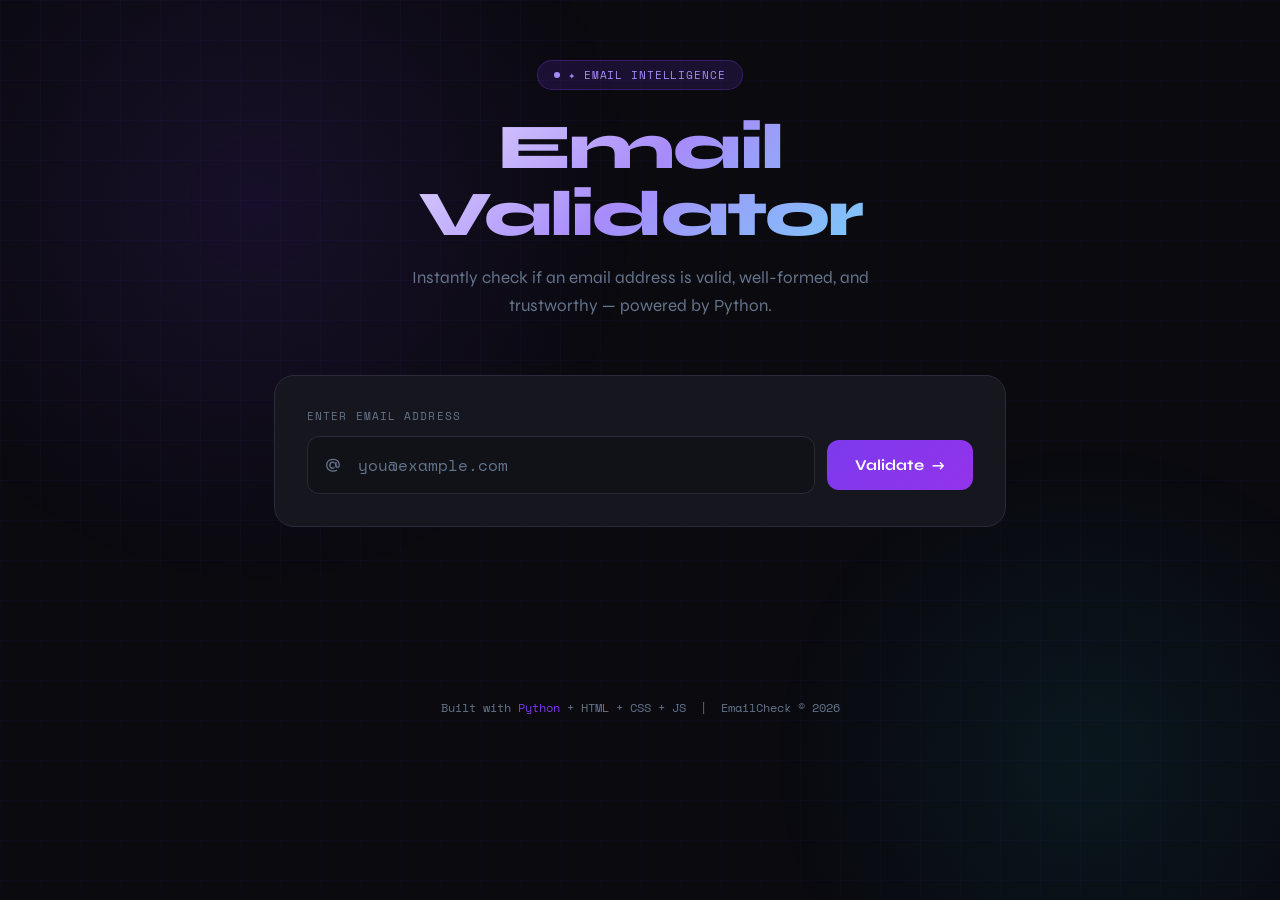
<file: Projects/Email Validator/index.html>
<!DOCTYPE html>
<html lang="en">
<head>
  <meta charset="UTF-8" />
  <meta name="viewport" content="width=device-width, initial-scale=1.0" />
  <title>EmailCheck — Validator</title>
  <link href="https://fonts.googleapis.com/css2?family=Space+Mono:wght@400;700&family=Syne:wght@400;600;700;800&display=swap" rel="stylesheet" />
  <style>
    :root {
      --bg: #0a0a0f;
      --surface: #111118;
      --card: #16161f;
      --border: #2a2a3a;
      --accent: #7c3aed;
      --accent2: #06b6d4;
      --success: #10b981;
      --error: #f43f5e;
      --warn: #f59e0b;
      --text: #e2e8f0;
      --muted: #64748b;
      --white: #ffffff;
    }

    * { margin: 0; padding: 0; box-sizing: border-box; }

    body {
      background: var(--bg);
      color: var(--text);
      font-family: 'Syne', sans-serif;
      min-height: 100vh;
      overflow-x: hidden;
    }

    /* Background grid */
    body::before {
      content: '';
      position: fixed;
      inset: 0;
      background-image:
        linear-gradient(rgba(124,58,237,0.04) 1px, transparent 1px),
        linear-gradient(90deg, rgba(124,58,237,0.04) 1px, transparent 1px);
      background-size: 40px 40px;
      pointer-events: none;
      z-index: 0;
    }

    /* Glowing orbs */
    body::after {
      content: '';
      position: fixed;
      top: -20%;
      left: -10%;
      width: 60vw;
      height: 60vw;
      background: radial-gradient(circle, rgba(124,58,237,0.12) 0%, transparent 70%);
      pointer-events: none;
      z-index: 0;
      animation: drift 12s ease-in-out infinite alternate;
    }

    @keyframes drift {
      from { transform: translate(0, 0) scale(1); }
      to { transform: translate(5vw, 5vh) scale(1.1); }
    }

    .orb2 {
      position: fixed;
      bottom: -20%;
      right: -10%;
      width: 50vw;
      height: 50vw;
      background: radial-gradient(circle, rgba(6,182,212,0.08) 0%, transparent 70%);
      pointer-events: none;
      z-index: 0;
      animation: drift2 15s ease-in-out infinite alternate;
    }

    @keyframes drift2 {
      from { transform: translate(0, 0); }
      to { transform: translate(-5vw, -5vh); }
    }

    .container {
      position: relative;
      z-index: 1;
      max-width: 780px;
      margin: 0 auto;
      padding: 60px 24px 80px;
    }

    /* Header */
    header {
      text-align: center;
      margin-bottom: 56px;
      animation: slideDown 0.7s cubic-bezier(.16,1,.3,1);
    }

    @keyframes slideDown {
      from { opacity: 0; transform: translateY(-30px); }
      to { opacity: 1; transform: translateY(0); }
    }

    .badge {
      display: inline-flex;
      align-items: center;
      gap: 8px;
      background: rgba(124,58,237,0.15);
      border: 1px solid rgba(124,58,237,0.3);
      border-radius: 100px;
      padding: 6px 16px;
      font-family: 'Space Mono', monospace;
      font-size: 11px;
      color: #a78bfa;
      letter-spacing: 0.08em;
      text-transform: uppercase;
      margin-bottom: 24px;
    }

    .badge::before {
      content: '';
      width: 6px;
      height: 6px;
      background: #a78bfa;
      border-radius: 50%;
      animation: pulse 2s infinite;
    }

    @keyframes pulse {
      0%, 100% { opacity: 1; transform: scale(1); }
      50% { opacity: 0.5; transform: scale(0.8); }
    }

    h1 {
      font-size: clamp(36px, 6vw, 64px);
      font-weight: 800;
      line-height: 1.05;
      letter-spacing: -0.03em;
      background: linear-gradient(135deg, #ffffff 0%, #a78bfa 50%, #67e8f9 100%);
      -webkit-background-clip: text;
      -webkit-text-fill-color: transparent;
      background-clip: text;
      margin-bottom: 16px;
    }

    .subtitle {
      color: var(--muted);
      font-size: 17px;
      font-weight: 400;
      max-width: 480px;
      margin: 0 auto;
      line-height: 1.6;
    }

    /* Input card */
    .input-card {
      background: var(--card);
      border: 1px solid var(--border);
      border-radius: 20px;
      padding: 32px;
      margin-bottom: 32px;
      animation: slideUp 0.7s 0.15s cubic-bezier(.16,1,.3,1) both;
    }

    @keyframes slideUp {
      from { opacity: 0; transform: translateY(30px); }
      to { opacity: 1; transform: translateY(0); }
    }

    .input-label {
      display: block;
      font-family: 'Space Mono', monospace;
      font-size: 11px;
      text-transform: uppercase;
      letter-spacing: 0.1em;
      color: var(--muted);
      margin-bottom: 12px;
    }

    .input-wrapper {
      position: relative;
      display: flex;
      align-items: center;
      gap: 12px;
    }

    .email-icon {
      position: absolute;
      left: 18px;
      color: var(--muted);
      font-size: 18px;
      pointer-events: none;
      transition: color 0.3s;
    }

    #emailInput {
      flex: 1;
      background: var(--surface);
      border: 1.5px solid var(--border);
      border-radius: 12px;
      padding: 16px 18px 16px 50px;
      font-size: 16px;
      font-family: 'Space Mono', monospace;
      color: var(--white);
      outline: none;
      transition: border-color 0.3s, box-shadow 0.3s;
      width: 100%;
    }

    #emailInput::placeholder { color: var(--muted); }

    #emailInput:focus {
      border-color: var(--accent);
      box-shadow: 0 0 0 3px rgba(124,58,237,0.15);
    }

    #emailInput:focus + .email-icon,
    .input-wrapper:focus-within .email-icon {
      color: var(--accent);
    }

    .btn {
      background: linear-gradient(135deg, var(--accent), #9333ea);
      color: white;
      border: none;
      border-radius: 12px;
      padding: 16px 28px;
      font-size: 15px;
      font-weight: 700;
      font-family: 'Syne', sans-serif;
      cursor: pointer;
      transition: transform 0.2s, box-shadow 0.2s, opacity 0.2s;
      white-space: nowrap;
      position: relative;
      overflow: hidden;
    }

    .btn::before {
      content: '';
      position: absolute;
      inset: 0;
      background: linear-gradient(135deg, rgba(255,255,255,0.1), transparent);
      opacity: 0;
      transition: opacity 0.2s;
    }

    .btn:hover {
      transform: translateY(-2px);
      box-shadow: 0 8px 25px rgba(124,58,237,0.4);
    }

    .btn:hover::before { opacity: 1; }
    .btn:active { transform: translateY(0); }
    .btn:disabled { opacity: 0.6; cursor: not-allowed; transform: none; }

    .btn-text { display: flex; align-items: center; gap: 8px; }

    /* Results */
    #results {
      animation: slideUp 0.5s cubic-bezier(.16,1,.3,1);
      display: none;
    }

    #results.visible { display: block; }

    /* Score ring */
    .score-card {
      background: var(--card);
      border: 1px solid var(--border);
      border-radius: 20px;
      padding: 32px;
      display: flex;
      align-items: center;
      gap: 32px;
      margin-bottom: 20px;
    }

    .score-ring {
      flex-shrink: 0;
      position: relative;
      width: 100px;
      height: 100px;
    }

    .score-ring svg {
      width: 100%;
      height: 100%;
      transform: rotate(-90deg);
    }

    .score-ring circle {
      fill: none;
      stroke-width: 7;
      cx: 50;
      cy: 50;
      r: 43;
    }

    .ring-bg { stroke: var(--border); }

    .ring-fill {
      stroke: var(--accent2);
      stroke-linecap: round;
      stroke-dasharray: 270;
      stroke-dashoffset: 270;
      transition: stroke-dashoffset 1.2s cubic-bezier(.16,1,.3,1), stroke 0.5s;
    }

    .score-num {
      position: absolute;
      inset: 0;
      display: flex;
      flex-direction: column;
      align-items: center;
      justify-content: center;
      font-family: 'Space Mono', monospace;
    }

    .score-value {
      font-size: 26px;
      font-weight: 700;
      line-height: 1;
    }

    .score-label {
      font-size: 9px;
      color: var(--muted);
      text-transform: uppercase;
      letter-spacing: 0.08em;
      margin-top: 3px;
    }

    .score-info { flex: 1; }

    .validity-badge {
      display: inline-flex;
      align-items: center;
      gap: 8px;
      padding: 8px 16px;
      border-radius: 100px;
      font-weight: 700;
      font-size: 14px;
      margin-bottom: 10px;
    }

    .validity-badge.valid {
      background: rgba(16,185,129,0.15);
      color: var(--success);
      border: 1px solid rgba(16,185,129,0.3);
    }

    .validity-badge.invalid {
      background: rgba(244,63,94,0.15);
      color: var(--error);
      border: 1px solid rgba(244,63,94,0.3);
    }

    .email-display {
      font-family: 'Space Mono', monospace;
      font-size: 18px;
      font-weight: 700;
      color: var(--white);
      word-break: break-all;
      margin-bottom: 4px;
    }

    .score-desc {
      font-size: 13px;
      color: var(--muted);
    }

    /* Checks grid */
    .checks-title {
      font-family: 'Space Mono', monospace;
      font-size: 11px;
      text-transform: uppercase;
      letter-spacing: 0.1em;
      color: var(--muted);
      margin-bottom: 14px;
    }

    .checks-grid {
      display: grid;
      grid-template-columns: 1fr 1fr;
      gap: 10px;
      margin-bottom: 20px;
    }

    @media (max-width: 540px) {
      .checks-grid { grid-template-columns: 1fr; }
      .score-card { flex-direction: column; text-align: center; }
      .input-wrapper { flex-direction: column; }
      .btn { width: 100%; justify-content: center; }
    }

    .check-item {
      background: var(--card);
      border: 1px solid var(--border);
      border-radius: 12px;
      padding: 14px 16px;
      display: flex;
      align-items: flex-start;
      gap: 12px;
      transition: border-color 0.3s;
    }

    .check-item.pass { border-color: rgba(16,185,129,0.25); }
    .check-item.fail { border-color: rgba(244,63,94,0.25); }
    .check-item.neutral { border-color: rgba(245,158,11,0.25); }

    .check-icon {
      width: 22px;
      height: 22px;
      border-radius: 50%;
      display: flex;
      align-items: center;
      justify-content: center;
      flex-shrink: 0;
      font-size: 12px;
      margin-top: 1px;
    }

    .check-icon.pass { background: rgba(16,185,129,0.2); color: var(--success); }
    .check-icon.fail { background: rgba(244,63,94,0.2); color: var(--error); }
    .check-icon.neutral { background: rgba(245,158,11,0.2); color: var(--warn); }

    .check-name {
      font-size: 13px;
      font-weight: 600;
      color: var(--text);
      margin-bottom: 3px;
    }

    .check-msg {
      font-size: 12px;
      color: var(--muted);
      font-family: 'Space Mono', monospace;
      line-height: 1.4;
    }

    /* Suggestions */
    .suggestions-card {
      background: rgba(245,158,11,0.05);
      border: 1px solid rgba(245,158,11,0.2);
      border-radius: 14px;
      padding: 20px;
      margin-bottom: 20px;
    }

    .suggestions-title {
      font-size: 13px;
      font-weight: 700;
      color: var(--warn);
      margin-bottom: 10px;
      display: flex;
      align-items: center;
      gap: 8px;
    }

    .suggestion-item {
      font-size: 13px;
      color: #fcd34d;
      padding: 4px 0;
      padding-left: 18px;
      position: relative;
      line-height: 1.5;
    }

    .suggestion-item::before {
      content: '→';
      position: absolute;
      left: 0;
      color: var(--warn);
    }

    /* Try again */
    .try-more {
      text-align: center;
      margin-top: 8px;
    }

    .try-more button {
      background: none;
      border: 1px solid var(--border);
      color: var(--muted);
      border-radius: 8px;
      padding: 10px 20px;
      font-family: 'Syne', sans-serif;
      font-size: 14px;
      cursor: pointer;
      transition: all 0.2s;
    }

    .try-more button:hover {
      border-color: var(--accent);
      color: var(--accent);
    }

    /* Loader */
    .loader {
      display: none;
      justify-content: center;
      align-items: center;
      gap: 10px;
      padding: 24px;
      color: var(--muted);
      font-size: 14px;
    }

    .loader.visible { display: flex; }

    .spinner {
      width: 20px;
      height: 20px;
      border: 2px solid var(--border);
      border-top-color: var(--accent);
      border-radius: 50%;
      animation: spin 0.7s linear infinite;
    }

    @keyframes spin { to { transform: rotate(360deg); } }

    /* Footer */
    footer {
      text-align: center;
      margin-top: 60px;
      font-family: 'Space Mono', monospace;
      font-size: 12px;
      color: var(--muted);
    }

    footer span {
      color: var(--accent);
    }
  </style>
</head>
<body>

<div class="orb2"></div>

<div class="container">
  <header>
    <div class="badge">✦ Email Intelligence</div>
    <h1>Email Validator</h1>
    <p class="subtitle">Instantly check if an email address is valid, well-formed, and trustworthy — powered by Python.</p>
  </header>

  <div class="input-card">
    <label class="input-label" for="emailInput">Enter email address</label>
    <div class="input-wrapper">
      <input
        type="text"
        id="emailInput"
        placeholder="you@example.com"
        autocomplete="off"
        spellcheck="false"
      />
      <span class="email-icon">@</span>
      <button class="btn" id="validateBtn" onclick="validateEmail()">
        <span class="btn-text">
          <span>Validate</span>
          <span>→</span>
        </span>
      </button>
    </div>
  </div>

  <div class="loader" id="loader">
    <div class="spinner"></div>
    <span>Analysing email…</span>
  </div>

  <div id="results">
    <!-- Score Card -->
    <div class="score-card">
      <div class="score-ring">
        <svg viewBox="0 0 100 100">
          <circle class="ring-bg" cx="50" cy="50" r="43"/>
          <circle class="ring-fill" id="ringFill" cx="50" cy="50" r="43"/>
        </svg>
        <div class="score-num">
          <span class="score-value" id="scoreValue">0</span>
          <span class="score-label">Score</span>
        </div>
      </div>
      <div class="score-info">
        <div class="validity-badge" id="validityBadge">
          <span id="validityIcon">●</span>
          <span id="validityText">Checking...</span>
        </div>
        <div class="email-display" id="emailDisplay"></div>
        <div class="score-desc" id="scoreDesc"></div>
      </div>
    </div>

    <!-- Suggestions -->
    <div class="suggestions-card" id="suggestionsCard" style="display:none">
      <div class="suggestions-title">⚠ Suggestions</div>
      <div id="suggestionsList"></div>
    </div>

    <!-- Checks -->
    <div class="checks-title">Validation Checks</div>
    <div class="checks-grid" id="checksGrid"></div>

    <div class="try-more">
      <button onclick="resetForm()">← Try another email</button>
    </div>
  </div>
</div>

<footer>
  Built with <span>Python</span> + HTML + CSS + JS &nbsp;|&nbsp; EmailCheck © 2026
</footer>

<script>
  const CHECK_LABELS = {
    format: "Format",
    length: "Length",
    local_chars: "Local Part",
    domain_format: "Domain",
    tld: "TLD",
    disposable: "Disposable Check",
    trusted: "Trusted Provider",
    typo: "Typo Detection"
  };

  const input = document.getElementById('emailInput');

  input.addEventListener('keydown', (e) => {
    if (e.key === 'Enter') validateEmail();
  });

  async function validateEmail() {
    const email = input.value.trim();
    if (!email) {
      input.focus();
      input.style.borderColor = 'var(--error)';
      setTimeout(() => input.style.borderColor = '', 1000);
      return;
    }

    // Show loader, hide results
    document.getElementById('loader').classList.add('visible');
    document.getElementById('results').classList.remove('visible');
    document.getElementById('validateBtn').disabled = true;

    try {
      const res = await fetch(`/validate?email=${encodeURIComponent(email)}`);
      const data = await res.json();
      renderResults(data);
    } catch (err) {
      // Fallback: run client-side basic check
      renderResults(clientFallback(email));
    } finally {
      document.getElementById('loader').classList.remove('visible');
      document.getElementById('validateBtn').disabled = false;
    }
  }

  function clientFallback(email) {
    // Basic JS fallback if server is unreachable
    const pattern = /^[^\s@]+@[^\s@]+\.[^\s@]{2,}$/;
    const valid = pattern.test(email);
    return {
      email,
      is_valid: valid,
      score: valid ? 60 : 10,
      checks: {
        format: { passed: valid, message: valid ? "Valid format" : "Invalid email format" }
      },
      suggestions: valid ? [] : ["Email must contain @ and a domain (e.g. user@example.com)"]
    };
  }

  function renderResults(data) {
    // Score ring
    const score = data.score || 0;
    const circumference = 2 * Math.PI * 43; // ~270
    const offset = circumference - (circumference * score / 100);
    const ring = document.getElementById('ringFill');
    ring.style.strokeDashoffset = circumference;
    ring.style.stroke = score >= 70 ? 'var(--success)' : score >= 40 ? 'var(--warn)' : 'var(--error)';
    setTimeout(() => { ring.style.strokeDashoffset = offset; }, 50);

    // Animate score number
    const scoreEl = document.getElementById('scoreValue');
    let cur = 0;
    const step = score / 40;
    const timer = setInterval(() => {
      cur = Math.min(cur + step, score);
      scoreEl.textContent = Math.round(cur);
      if (cur >= score) clearInterval(timer);
    }, 25);

    // Validity badge
    const badge = document.getElementById('validityBadge');
    badge.className = 'validity-badge ' + (data.is_valid ? 'valid' : 'invalid');
    document.getElementById('validityIcon').textContent = data.is_valid ? '✓' : '✗';
    document.getElementById('validityText').textContent = data.is_valid ? 'Valid Email' : 'Invalid Email';

    // Email & description
    document.getElementById('emailDisplay').textContent = data.email;
    const descs = {
      high: "Excellent — this email looks real and trustworthy.",
      mid: "Acceptable — passes most checks but has minor issues.",
      low: "Poor — this email has significant problems."
    };
    document.getElementById('scoreDesc').textContent =
      score >= 70 ? descs.high : score >= 40 ? descs.mid : descs.low;

    // Suggestions
    const sugCard = document.getElementById('suggestionsCard');
    const sugList = document.getElementById('suggestionsList');
    if (data.suggestions && data.suggestions.length > 0) {
      sugCard.style.display = 'block';
      sugList.innerHTML = data.suggestions.map(s =>
        `<div class="suggestion-item">${s}</div>`
      ).join('');
    } else {
      sugCard.style.display = 'none';
    }

    // Checks
    const grid = document.getElementById('checksGrid');
    grid.innerHTML = '';
    for (const [key, check] of Object.entries(data.checks)) {
      const status = check.passed === true ? 'pass' : check.passed === false ? 'fail' : 'neutral';
      const icon = status === 'pass' ? '✓' : status === 'fail' ? '✗' : '~';
      grid.innerHTML += `
        <div class="check-item ${status}">
          <div class="check-icon ${status}">${icon}</div>
          <div>
            <div class="check-name">${CHECK_LABELS[key] || key}</div>
            <div class="check-msg">${check.message}</div>
          </div>
        </div>
      `;
    }

    document.getElementById('results').classList.add('visible');
    document.getElementById('results').scrollIntoView({ behavior: 'smooth', block: 'start' });
  }

  function resetForm() {
    document.getElementById('results').classList.remove('visible');
    input.value = '';
    input.focus();
    window.scrollTo({ top: 0, behavior: 'smooth' });
  }
</script>
</body>
</html>
</file>
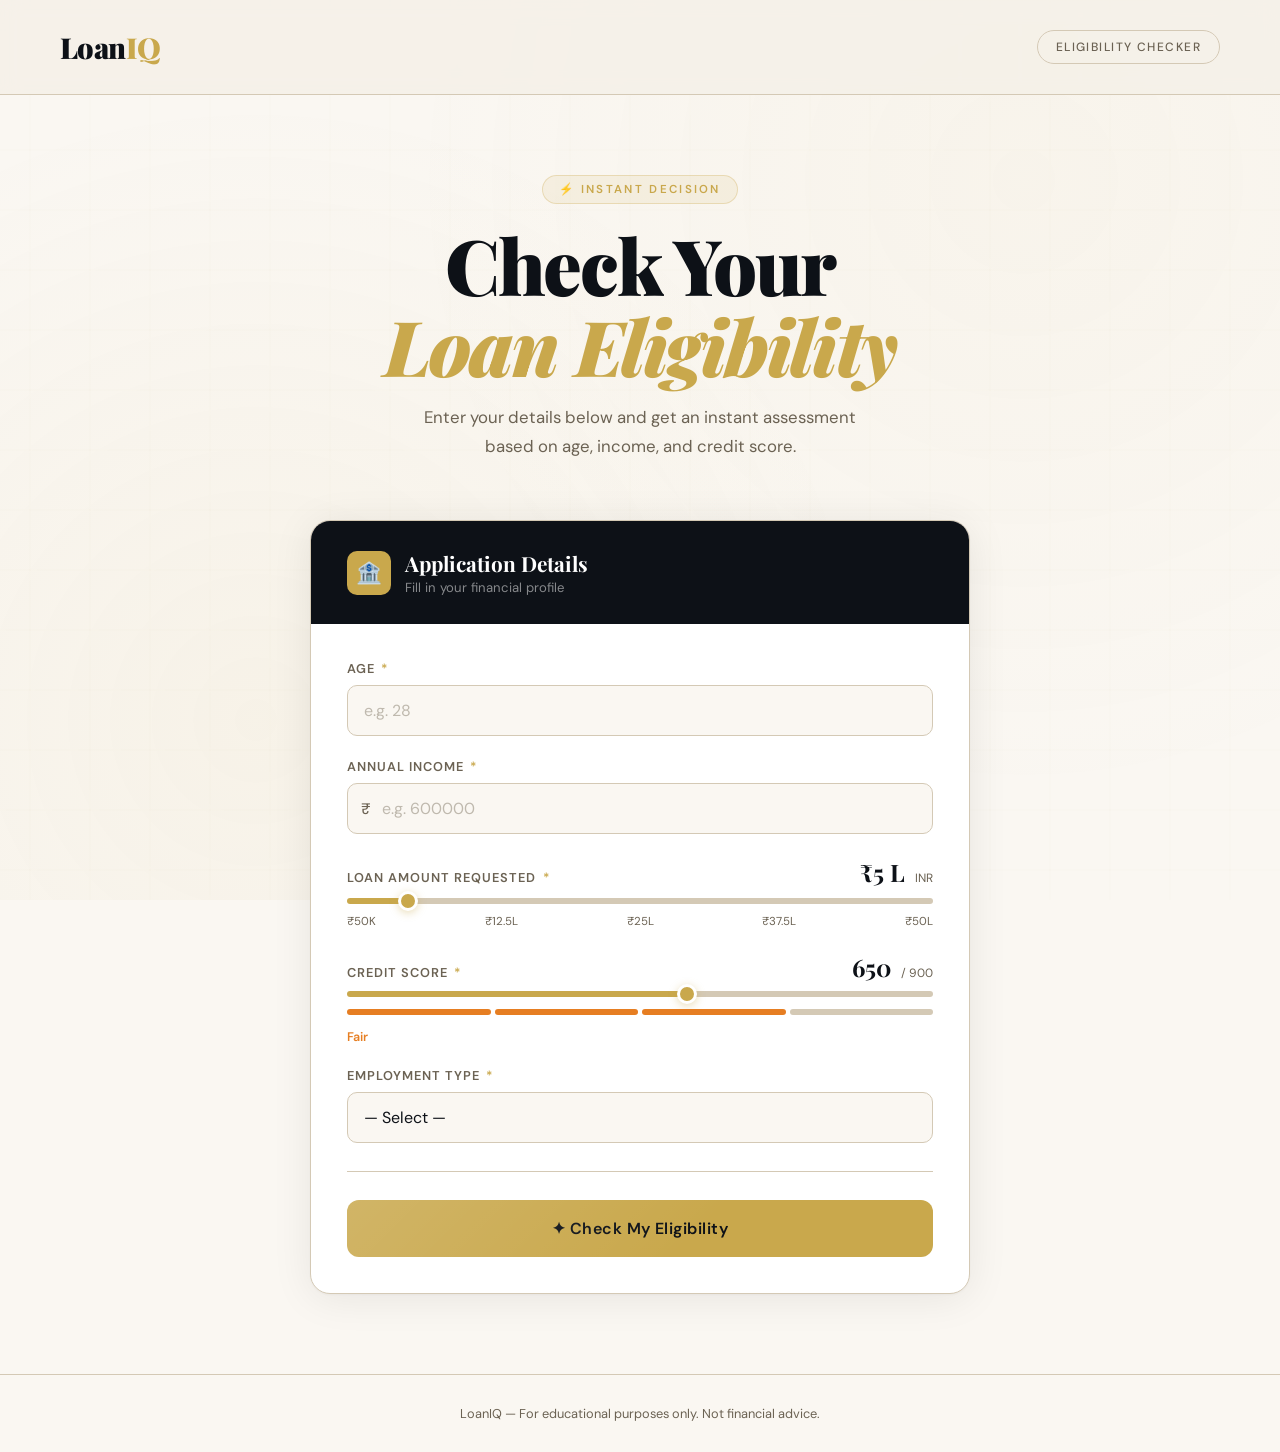
<file: Projects/loaniq/index.html>
<!DOCTYPE html>
<html lang="en">
<head>
  <meta charset="UTF-8" />
  <meta name="viewport" content="width=device-width, initial-scale=1.0"/>
  <title>LoanIQ — Eligibility Checker</title>
  <link href="https://fonts.googleapis.com/css2?family=Playfair+Display:wght@400;700;900&family=DM+Sans:wght@300;400;500;600&display=swap" rel="stylesheet"/>
  <link rel="stylesheet" href="style.css" />
</head>
<body>

  <header>
    <div class="logo">Loan<span>IQ</span></div>
    <div class="header-badge">Eligibility Checker</div>
  </header>

  <section class="hero">
    <div class="hero-eyebrow">⚡ Instant Decision</div>
    <h1>Check Your<br/><em>Loan Eligibility</em></h1>
    <p>Enter your details below and get an instant assessment based on age, income, and credit score.</p>
  </section>

  <div class="main-wrapper">
    <div class="card">

      <div class="card-header">
        <div class="card-header-icon">🏦</div>
        <div class="card-header-text">
          <h2>Application Details</h2>
          <p>Fill in your financial profile</p>
        </div>
      </div>

      <div class="card-body">
        <div class="field-grid">

          <!-- Age -->
          <div class="field-group">
            <label class="field-label" for="age">Age <span>*</span></label>
            <div class="input-wrap">
              <input type="number" id="age" placeholder="e.g. 28" min="18" max="100" />
            </div>
          </div>

          <!-- Annual Income -->
          <div class="field-group">
            <label class="field-label" for="income">Annual Income <span>*</span></label>
            <div class="input-wrap has-prefix">
              <span class="input-prefix">₹</span>
              <input type="number" id="income" placeholder="e.g. 600000" min="0" />
            </div>
          </div>

          <!-- Loan Amount Slider -->
          <div class="field-group range-group">
            <div class="range-header">
              <label class="field-label">Loan Amount Requested <span>*</span></label>
              <div class="range-value" id="loanDisplay">₹5 L <small>INR</small></div>
            </div>
            <input type="range" id="loanAmount" min="50000" max="5000000" step="50000" value="500000"
              oninput="updateRange(this, 'loanDisplay', '₹', true)" />
            <div class="range-ticks">
              <span>₹50K</span><span>₹12.5L</span><span>₹25L</span><span>₹37.5L</span><span>₹50L</span>
            </div>
          </div>

          <!-- Credit Score Slider -->
          <div class="field-group">
            <div class="range-header">
              <label class="field-label">Credit Score <span>*</span></label>
              <div class="range-value" id="scoreDisplay">650 <small>/ 900</small></div>
            </div>
            <input type="range" id="creditScore" min="300" max="900" step="10" value="650"
              oninput="updateRange(this, 'scoreDisplay', '', false); updateScoreBars()" />
            <div class="score-display" id="scoreBars">
              <div class="score-bar" id="bar1"></div>
              <div class="score-bar" id="bar2"></div>
              <div class="score-bar" id="bar3"></div>
              <div class="score-bar" id="bar4"></div>
            </div>
            <div class="score-label" id="scoreLabel" style="color: var(--muted)">Fair</div>
          </div>

          <!-- Employment Type -->
          <div class="field-group">
            <label class="field-label" for="employment">Employment Type <span>*</span></label>
            <div class="input-wrap">
              <select id="employment">
                <option value="">— Select —</option>
                <option value="salaried">Salaried</option>
                <option value="self_employed">Self-Employed</option>
                <option value="business">Business Owner</option>
                <option value="freelance">Freelancer</option>
                <option value="retired">Retired</option>
                <option value="unemployed">Unemployed</option>
              </select>
            </div>
          </div>

        </div>

        <div class="divider"></div>

        <button class="btn-check" onclick="checkEligibility()">
          ✦ Check My Eligibility
        </button>

        <!-- Result Panel (filled by script.js) -->
        <div class="result-panel" id="resultPanel">
          <div class="result-inner" id="resultInner"></div>
        </div>

      </div>
    </div>
  </div>

  <footer class="app-footer">
    LoanIQ &mdash; For educational purposes only. Not financial advice.
  </footer>

  <script src="script.js"></script>
</body>
</html>
</file>
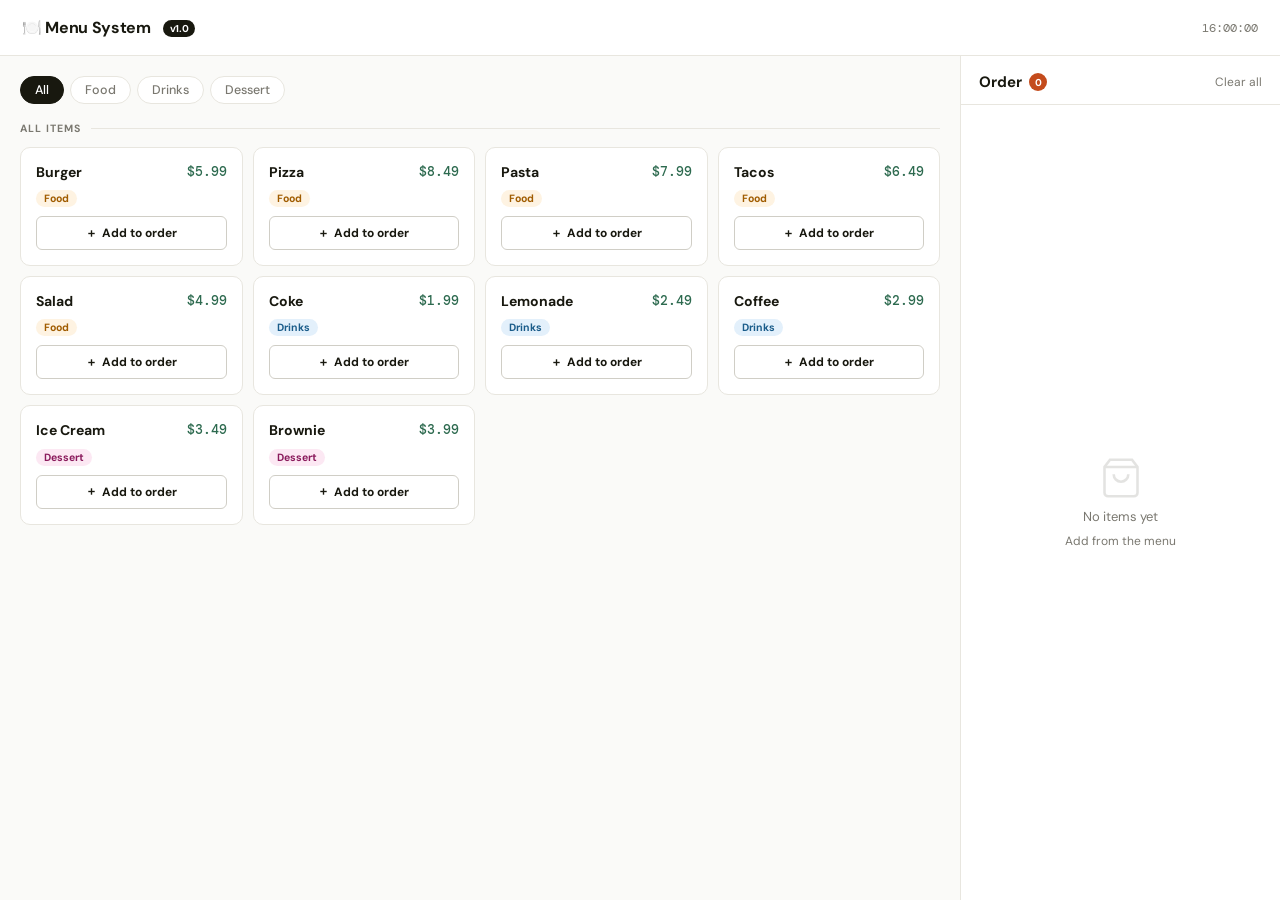
<file: Projects/menu_system/index.html>
<!DOCTYPE html>
<html lang="en">
<head>
<meta charset="UTF-8"/>
<meta name="viewport" content="width=device-width,initial-scale=1.0"/>
<title>Menu System</title>
<link href="https://fonts.googleapis.com/css2?family=DM+Sans:wght@300;500;700&family=DM+Mono:wght@400;500&display=swap" rel="stylesheet"/>
<style>
*,*::before,*::after{box-sizing:border-box;margin:0;padding:0}
:root{
  --bg:#fafaf8;--surface:#fff;--surface2:#f4f3ef;
  --border:#e8e6df;--border2:#d0cec6;
  --text:#18180f;--muted:#7a7870;
  --accent:#2d6a4f;--accent-light:#eaf4ef;
  --warn:#c44b1c;--warn-light:#fdf0eb;
  --r:10px;--r-sm:6px;
}
body{font-family:'DM Sans',sans-serif;background:var(--bg);color:var(--text);min-height:100vh}

/* LAYOUT */
.shell{display:grid;grid-template-rows:56px 1fr;grid-template-columns:1fr 320px;height:100vh;overflow:hidden}
@media(max-width:680px){.shell{grid-template-columns:1fr;grid-template-rows:56px 1fr 300px}}

/* TOPBAR */
.topbar{grid-column:1/-1;background:var(--surface);border-bottom:1px solid var(--border);display:flex;align-items:center;padding:0 22px;gap:12px}
.logo{font-weight:700;font-size:16px;letter-spacing:-.02em}
.logo em{font-style:normal;background:var(--text);color:#fff;font-size:10px;font-weight:700;padding:2px 7px;border-radius:20px;margin-left:8px;vertical-align:middle}
.spacer{flex:1}
.clock{font-family:'DM Mono',monospace;font-size:12px;color:var(--muted)}

/* MENU PANEL */
.menu-panel{overflow-y:auto;padding:20px}
.menu-panel::-webkit-scrollbar{width:4px}
.menu-panel::-webkit-scrollbar-thumb{background:var(--border2);border-radius:2px}

.filters{display:flex;gap:6px;flex-wrap:wrap;margin-bottom:18px}
.fbtn{background:var(--surface);border:1.5px solid var(--border);border-radius:20px;padding:5px 14px;font-family:'DM Sans',sans-serif;font-size:12.5px;font-weight:500;color:var(--muted);cursor:pointer;transition:all .15s}
.fbtn:hover{border-color:var(--border2);color:var(--text)}
.fbtn.on{background:var(--text);border-color:var(--text);color:#fff}

.sec-lbl{font-size:10.5px;font-weight:700;letter-spacing:.1em;text-transform:uppercase;color:var(--muted);margin-bottom:12px;display:flex;align-items:center;gap:10px}
.sec-lbl::after{content:'';flex:1;height:1px;background:var(--border)}

.grid{display:grid;grid-template-columns:repeat(auto-fill,minmax(185px,1fr));gap:10px}

/* ITEM CARD */
.card{background:var(--surface);border:1.5px solid var(--border);border-radius:var(--r);padding:15px;display:flex;flex-direction:column;gap:9px;transition:border-color .15s,transform .2s;animation:up .3s ease both}
@keyframes up{from{opacity:0;transform:translateY(8px)}to{opacity:1;transform:translateY(0)}}
.card:hover{border-color:var(--border2);transform:translateY(-2px)}
.card-top{display:flex;justify-content:space-between;align-items:flex-start;gap:6px}
.card-name{font-weight:700;font-size:14px;line-height:1.3}
.card-price{font-family:'DM Mono',monospace;font-size:13px;color:var(--accent);white-space:nowrap;font-weight:500}
.tag{font-size:10.5px;font-weight:700;padding:2px 8px;border-radius:20px;width:fit-content}
.tag-food{background:#fef3e2;color:#a05c00}
.tag-drinks{background:#e3f0fb;color:#1a5c8a}
.tag-dessert{background:#fce8f3;color:#8a1a5c}
.addbtn{margin-top:auto;width:100%;border:1.5px solid var(--border2);background:none;border-radius:var(--r-sm);padding:8px;font-family:'DM Sans',sans-serif;font-size:12px;font-weight:700;color:var(--text);cursor:pointer;transition:all .15s;display:flex;align-items:center;justify-content:center;gap:5px}
.addbtn:hover{background:var(--text);color:#fff;border-color:var(--text)}
.addbtn:active{transform:scale(.97)}

/* CART */
.cart-panel{background:var(--surface);border-left:1px solid var(--border);display:flex;flex-direction:column;overflow:hidden}
@media(max-width:680px){.cart-panel{border-left:none;border-top:1px solid var(--border)}}
.cart-head{padding:16px 18px 12px;border-bottom:1px solid var(--border);display:flex;align-items:center;justify-content:space-between;flex-shrink:0}
.cart-title{font-weight:700;font-size:15px;display:flex;align-items:center;gap:7px}
.cbadge{background:var(--warn);color:#fff;font-size:10px;font-weight:700;min-width:18px;height:18px;border-radius:9px;display:grid;place-items:center;padding:0 4px}
.cclear{background:none;border:none;font-family:'DM Sans',sans-serif;font-size:12px;color:var(--muted);cursor:pointer}
.cclear:hover{color:var(--warn)}

.cart-body{flex:1;overflow-y:auto;padding:12px 18px;display:flex;flex-direction:column;gap:8px}
.cart-body::-webkit-scrollbar{width:3px}
.cart-body::-webkit-scrollbar-thumb{background:var(--border);border-radius:2px}

.empty{display:flex;flex-direction:column;align-items:center;justify-content:center;gap:8px;color:var(--muted);font-size:13px;text-align:center;padding:28px;height:100%}
.empty svg{opacity:.2}

/* CART ROW */
.crow{background:var(--surface2);border:1px solid var(--border);border-radius:var(--r);padding:11px 13px;animation:slid .2s ease}
@keyframes slid{from{opacity:0;transform:translateX(8px)}}
.crow-top{display:flex;justify-content:space-between;align-items:flex-start;gap:6px;margin-bottom:7px}
.crow-name{font-size:13px;font-weight:700}
.crow-del{background:none;border:none;color:var(--muted);cursor:pointer;font-size:13px;line-height:1;padding:0;transition:color .12s}
.crow-del:hover{color:var(--warn)}
.crow-bot{display:flex;align-items:center;justify-content:space-between}
.qty{display:flex;align-items:center;gap:7px}
.qbtn{width:23px;height:23px;border:1.5px solid var(--border2);background:var(--surface);border-radius:5px;font-size:14px;font-weight:700;cursor:pointer;display:grid;place-items:center;transition:all .12s;color:var(--text);font-family:'DM Sans',sans-serif}
.qbtn:hover{background:var(--text);color:#fff;border-color:var(--text)}
.qval{font-size:13px;font-weight:700;min-width:18px;text-align:center;font-family:'DM Mono',monospace}
.crow-price{font-family:'DM Mono',monospace;font-size:12.5px;color:var(--accent);font-weight:500}

/* FOOTER */
.cart-foot{border-top:1px solid var(--border);padding:14px 18px;flex-shrink:0}
.totals{display:flex;flex-direction:column;gap:5px;margin-bottom:12px}
.trow{display:flex;justify-content:space-between;font-size:12.5px;color:var(--muted)}
.trow span:last-child{font-family:'DM Mono',monospace}
.trow.grand{color:var(--text);font-weight:700;font-size:15px;padding-top:7px;margin-top:2px;border-top:1px solid var(--border)}
.trow.grand span:last-child{color:var(--accent)}
.orderbtn{width:100%;background:var(--text);color:#fff;border:none;border-radius:var(--r);padding:12px;font-family:'DM Sans',sans-serif;font-size:14px;font-weight:700;cursor:pointer;transition:background .15s}
.orderbtn:hover{background:#333}

/* TOAST */
#toasts{position:fixed;bottom:18px;left:50%;transform:translateX(-50%);display:flex;flex-direction:column;gap:5px;align-items:center;z-index:999;pointer-events:none}
.toast{background:var(--text);color:#fff;font-size:12.5px;font-weight:500;padding:8px 16px;border-radius:20px;white-space:nowrap;animation:tin .22s ease,tout .28s ease 2.2s forwards}
.toast.ok{background:var(--accent)}.toast.err{background:var(--warn)}
@keyframes tin{from{opacity:0;transform:translateY(6px)}}
@keyframes tout{to{opacity:0;transform:translateY(-4px)}}

/* MODAL */
.overlay{position:fixed;inset:0;background:rgba(0,0,0,.4);z-index:200;display:grid;place-items:center;animation:fad .2s ease}
@keyframes fad{from{opacity:0}}
.modal{background:var(--surface);border-radius:16px;padding:34px 30px;max-width:360px;width:90%;text-align:center;animation:pop .25s cubic-bezier(.34,1.56,.64,1)}
@keyframes pop{from{opacity:0;transform:scale(.88)}}
.modal h2{font-size:19px;font-weight:700;margin:10px 0 4px}
.modal .oid{font-family:'DM Mono',monospace;font-size:11.5px;color:var(--muted);margin-bottom:18px}
.modal-total{font-size:30px;font-weight:700;color:var(--accent);font-family:'DM Mono',monospace;margin:6px 0}
.modal-meta{font-size:12px;color:var(--muted);margin-bottom:18px}
.modal-close{background:var(--surface2);border:1px solid var(--border);color:var(--text);font-family:'DM Sans',sans-serif;font-size:13px;font-weight:600;padding:9px 22px;border-radius:var(--r);cursor:pointer}
.modal-close:hover{background:var(--border)}
</style>
</head>
<body>
<div class="shell">

  <!-- TOPBAR -->
  <header class="topbar">
    <div class="logo">🍽️ Menu System <em>v1.0</em></div>
    <div class="spacer"></div>
    <div class="clock" id="clock"></div>
  </header>

  <!-- MENU -->
  <main class="menu-panel">
    <div class="filters" id="filters"></div>
    <div class="sec-lbl" id="sec-lbl">All Items</div>
    <div class="grid" id="grid"></div>
  </main>

  <!-- CART -->
  <aside class="cart-panel">
    <div class="cart-head">
      <div class="cart-title">Order <span class="cbadge" id="cbadge">0</span></div>
      <button class="cclear" onclick="clearCart()">Clear all</button>
    </div>
    <div class="cart-body" id="cart-body">
      <div class="empty" id="empty-msg">
        <svg width="44" height="44" viewBox="0 0 24 24" fill="none" stroke="currentColor" stroke-width="1.4"><path d="M6 2 3 6v14a2 2 0 002 2h14a2 2 0 002-2V6l-3-4z"/><line x1="3" y1="6" x2="21" y2="6"/><path d="M16 10a4 4 0 01-8 0"/></svg>
        <span>No items yet</span>
        <span style="font-size:12px">Add from the menu</span>
      </div>
    </div>
    <div class="cart-foot" id="cart-foot" style="display:none">
      <div class="totals" id="totals"></div>
      <button class="orderbtn" onclick="placeOrder()">Place Order</button>
    </div>
  </aside>

</div>
<div id="toasts"></div>

<script>
/* ══════════════════════════════════════
   MENU LOGIC  (menu_logic.py equivalent)
══════════════════════════════════════ */
const MENU_ITEMS = [
  {id:1,  name:"Burger",     price:5.99,  category:"Food"},
  {id:2,  name:"Pizza",      price:8.49,  category:"Food"},
  {id:3,  name:"Pasta",      price:7.99,  category:"Food"},
  {id:4,  name:"Tacos",      price:6.49,  category:"Food"},
  {id:5,  name:"Salad",      price:4.99,  category:"Food"},
  {id:6,  name:"Coke",       price:1.99,  category:"Drinks"},
  {id:7,  name:"Lemonade",   price:2.49,  category:"Drinks"},
  {id:8,  name:"Coffee",     price:2.99,  category:"Drinks"},
  {id:9,  name:"Ice Cream",  price:3.49,  category:"Dessert"},
  {id:10, name:"Brownie",    price:3.99,  category:"Dessert"},
];

let cart = {};   // { item_id: qty }

function getMenu(category = null) {
  if (category) return MENU_ITEMS.filter(i => i.category === category);
  return [...MENU_ITEMS];
}

function getCategories() {
  const seen = [];
  MENU_ITEMS.forEach(i => { if (!seen.includes(i.category)) seen.push(i.category); });
  return seen;
}

function getItemById(id) {
  return MENU_ITEMS.find(i => i.id === id) || null;
}

function addToCart(id, qty = 1) {
  const item = getItemById(id);
  if (!item) return { ok: false, error: "Item not found" };
  cart[id] = (cart[id] || 0) + qty;
  return { ok: true, cart: getCart() };
}

function removeFromCart(id) {
  if (cart[id]) { delete cart[id]; return { ok: true, cart: getCart() }; }
  return { ok: false, error: "Not in cart" };
}

function updateQty(id, qty) {
  if (qty <= 0) return removeFromCart(id);
  if (!getItemById(id)) return { ok: false, error: "Not found" };
  cart[id] = qty;
  return { ok: true, cart: getCart() };
}

function getCart() {
  const lines = [];
  let subtotal = 0;
  Object.entries(cart).forEach(([id, qty]) => {
    const item = getItemById(Number(id));
    if (item) {
      const line_total = Math.round(item.price * qty * 100) / 100;
      subtotal += line_total;
      lines.push({ ...item, qty, line_total });
    }
  });
  subtotal = Math.round(subtotal * 100) / 100;
  const tax   = Math.round(subtotal * 0.08 * 100) / 100;
  const total = Math.round((subtotal + tax) * 100) / 100;
  return { items: lines, subtotal, tax, total };
}

function clearCart() {
  cart = {};
  return { ok: true, cart: getCart() };
}

function placeOrder() {
  const c = getCart();
  if (!c.items.length) return { ok: false, error: "Cart is empty" };
  const order_id = "ORD-" + String(Math.floor(Math.random() * 99999)).padStart(5, "0");
  const summary  = { ...c };
  cart = {};
  return { ok: true, order_id, summary };
}

/* ══════════════════════════════════════
   UI / FRONTEND
══════════════════════════════════════ */

// clock
(function tick() {
  document.getElementById("clock").textContent =
    new Date().toLocaleTimeString("en-GB", { hour12: false });
  setTimeout(tick, 1000);
})();

// toast
function toast(msg, type = "") {
  const el = document.createElement("div");
  el.className = "toast " + type;
  el.textContent = msg;
  document.getElementById("toasts").appendChild(el);
  setTimeout(() => el.remove(), 2600);
}

// tag class
function tagCls(cat) {
  return "tag tag-" + cat.toLowerCase();
}

// active filter
let activeCat = null;

// build filters
function buildFilters() {
  const bar = document.getElementById("filters");
  const all = document.createElement("button");
  all.className = "fbtn on"; all.textContent = "All";
  all.onclick = () => setFilter(null, all);
  bar.appendChild(all);

  getCategories().forEach(cat => {
    const btn = document.createElement("button");
    btn.className = "fbtn"; btn.textContent = cat;
    btn.onclick = () => setFilter(cat, btn);
    bar.appendChild(btn);
  });
}

function setFilter(cat, btn) {
  activeCat = cat;
  document.querySelectorAll(".fbtn").forEach(b => b.classList.remove("on"));
  btn.classList.add("on");
  document.getElementById("sec-lbl").textContent = cat || "All Items";
  buildGrid();
}

// build item grid
function buildGrid() {
  const grid = document.getElementById("grid");
  grid.innerHTML = "";
  getMenu(activeCat).forEach((item, i) => {
    const card = document.createElement("div");
    card.className = "card";
    card.style.animationDelay = (i * 40) + "ms";
    card.innerHTML = `
      <div class="card-top">
        <span class="card-name">${item.name}</span>
        <span class="card-price">$${item.price.toFixed(2)}</span>
      </div>
      <span class="${tagCls(item.category)}">${item.category}</span>
      <button class="addbtn" onclick="doAdd(${item.id},'${item.name}')">
        <svg width="11" height="11" viewBox="0 0 24 24" fill="none" stroke="currentColor" stroke-width="3"><line x1="12" y1="5" x2="12" y2="19"/><line x1="5" y1="12" x2="19" y2="12"/></svg>
        Add to order
      </button>`;
    grid.appendChild(card);
  });
}

// add handler
function doAdd(id, name) {
  const r = addToCart(id);
  if (r.ok) { renderCart(r.cart); toast(name + " added", "ok"); }
}

// render cart
function renderCart(c) {
  const body  = document.getElementById("cart-body");
  const foot  = document.getElementById("cart-foot");
  const badge = document.getElementById("cbadge");
  const totEl = document.getElementById("totals");

  badge.textContent = c.items.reduce((s, i) => s + i.qty, 0);

  // clear old rows
  body.querySelectorAll(".crow").forEach(r => r.remove());

  const emptyMsg = document.getElementById("empty-msg");

  if (!c.items.length) {
    emptyMsg.style.display = "flex";
    foot.style.display = "none";
    return;
  }

  emptyMsg.style.display = "none";
  foot.style.display = "block";

  c.items.forEach(item => {
    const row = document.createElement("div");
    row.className = "crow";
    row.innerHTML = `
      <div class="crow-top">
        <span class="crow-name">${item.name}</span>
        <button class="crow-del" onclick="doRemove(${item.id})">✕</button>
      </div>
      <div class="crow-bot">
        <div class="qty">
          <button class="qbtn" onclick="doUpdate(${item.id},${item.qty - 1})">−</button>
          <span class="qval">${item.qty}</span>
          <button class="qbtn" onclick="doUpdate(${item.id},${item.qty + 1})">+</button>
        </div>
        <span class="crow-price">$${item.line_total.toFixed(2)}</span>
      </div>`;
    body.appendChild(row);
  });

  totEl.innerHTML = `
    <div class="trow"><span>Subtotal</span><span>$${c.subtotal.toFixed(2)}</span></div>
    <div class="trow"><span>Tax (8%)</span><span>$${c.tax.toFixed(2)}</span></div>
    <div class="trow grand"><span>Total</span><span>$${c.total.toFixed(2)}</span></div>`;
}

function doRemove(id) {
  const r = removeFromCart(id);
  if (r.ok) renderCart(r.cart);
}

function doUpdate(id, qty) {
  const r = updateQty(id, qty);
  if (r.ok) renderCart(r.cart);
}

function clearCart() {
  const r = window.clearCart ? clearCart() : (()=>{cart={};return{ok:true,cart:getCart()}})();
  // call logic directly
  cart = {};
  renderCart(getCart());
  toast("Cart cleared");
}

function placeOrder() {
  const r = window.placeOrder();   // calls logic above
  if (!r.ok) { toast(r.error, "err"); return; }
  renderCart(getCart());
  showModal(r.order_id, r.summary);
}

function showModal(orderId, summary) {
  const ov = document.createElement("div");
  ov.className = "overlay";
  ov.innerHTML = `
    <div class="modal">
      <div style="font-size:38px">✅</div>
      <h2>Order Confirmed!</h2>
      <p class="oid">${orderId}</p>
      <div class="modal-total">$${summary.total.toFixed(2)}</div>
      <p class="modal-meta">${summary.items.length} item(s) · Tax included</p>
      <button class="modal-close" onclick="this.closest('.overlay').remove()">Close</button>
    </div>`;
  document.body.appendChild(ov);
  toast("Order " + orderId + " placed!", "ok");
}

// name collision fix for clearCart / placeOrder
window.clearCart  = clearCart;
window.placeOrder = placeOrder;

// INIT
buildFilters();
buildGrid();
renderCart(getCart());
</script>
</body>
</html>
</file>
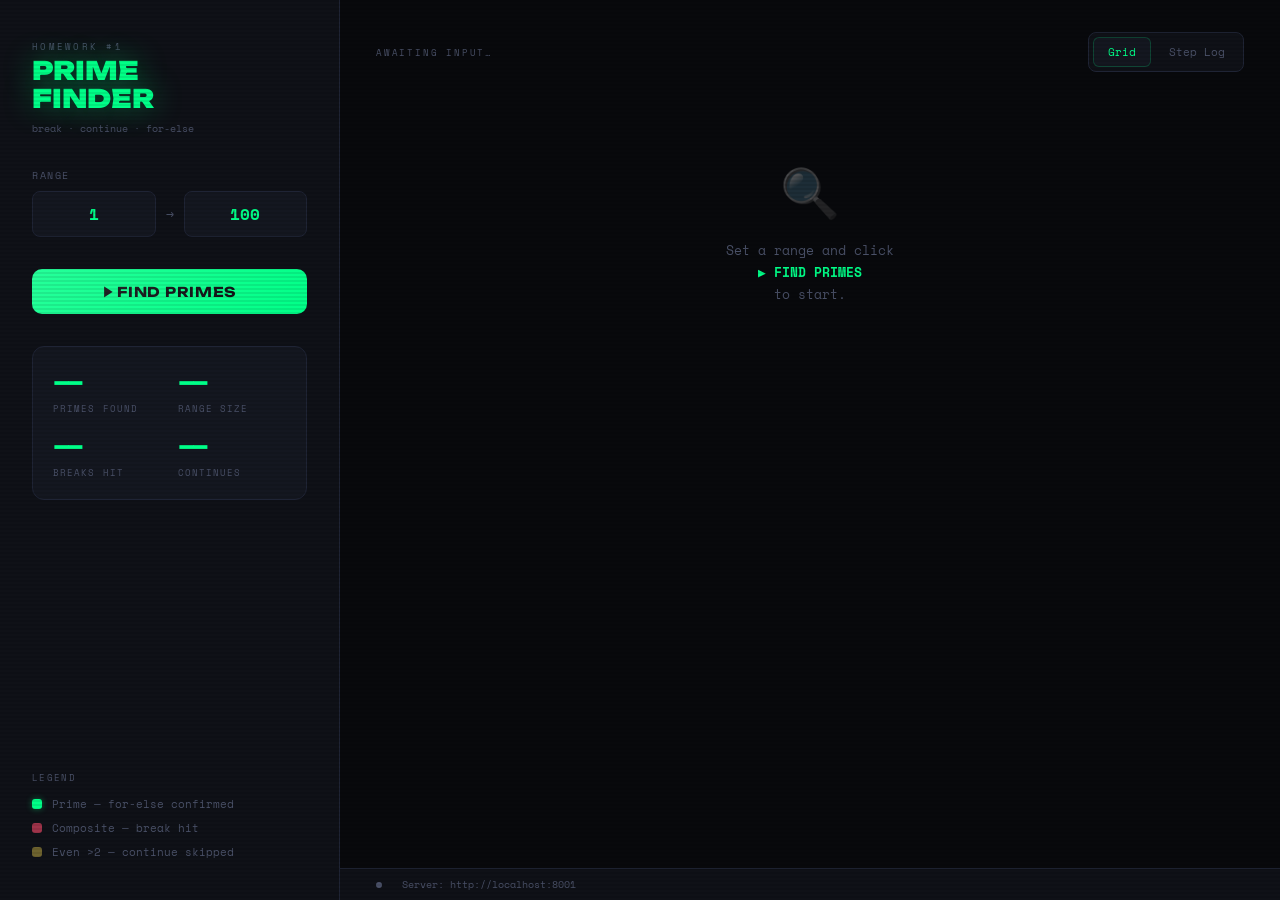
<file: Projects/prime_finder/index.html>
<!DOCTYPE html>
<html lang="en">
<head>
<meta charset="UTF-8">
<meta name="viewport" content="width=device-width, initial-scale=1.0">
<title>Prime Finder</title>
<link rel="preconnect" href="https://fonts.googleapis.com">
<link href="https://fonts.googleapis.com/css2?family=Space+Mono:wght@400;700&family=Unbounded:wght@400;700;900&display=swap" rel="stylesheet">
<style>
  :root {
    --bg:       #08090c;
    --surface:  #0f1117;
    --card:     #141720;
    --border:   #1f2435;
    --green:    #00ff88;
    --green2:   #00c96a;
    --dim:      #1a3328;
    --yellow:   #ffe156;
    --red:      #ff4d6d;
    --muted:    #4a5168;
    --text:     #dde3f0;
    --mono:     'Space Mono', monospace;
    --display:  'Unbounded', sans-serif;
  }

  * { margin:0; padding:0; box-sizing:border-box; }

  body {
    background: var(--bg);
    color: var(--text);
    font-family: var(--mono);
    min-height: 100vh;
  }

  /* Scanline overlay */
  body::after {
    content: '';
    position: fixed; inset: 0;
    background: repeating-linear-gradient(
      0deg,
      transparent,
      transparent 2px,
      rgba(0,0,0,0.08) 2px,
      rgba(0,0,0,0.08) 4px
    );
    pointer-events: none;
    z-index: 100;
  }

  .layout {
    display: grid;
    grid-template-columns: 340px 1fr;
    min-height: 100vh;
  }

  /* ── LEFT PANEL ── */
  .left {
    background: var(--surface);
    border-right: 1px solid var(--border);
    display: flex;
    flex-direction: column;
    padding: 40px 32px;
    gap: 32px;
  }

  .logo {
    display: flex;
    flex-direction: column;
    gap: 4px;
  }

  .logo-label {
    font-size: 9px;
    letter-spacing: 0.25em;
    color: var(--muted);
    text-transform: uppercase;
  }

  .logo-title {
    font-family: var(--display);
    font-size: 1.6rem;
    font-weight: 900;
    color: var(--green);
    line-height: 1.1;
    text-shadow: 0 0 30px rgba(0,255,136,0.4);
  }

  .logo-sub {
    font-size: 10px;
    color: var(--muted);
    margin-top: 4px;
  }

  /* Range inputs */
  .form-group {
    display: flex;
    flex-direction: column;
    gap: 8px;
  }

  .form-group label {
    font-size: 10px;
    letter-spacing: 0.15em;
    text-transform: uppercase;
    color: var(--muted);
  }

  .range-row {
    display: flex;
    gap: 10px;
    align-items: center;
  }

  .range-input {
    flex: 1;
    background: var(--card);
    border: 1px solid var(--border);
    border-radius: 8px;
    padding: 10px 14px;
    color: var(--green);
    font-family: var(--mono);
    font-size: 1rem;
    font-weight: 700;
    text-align: center;
    outline: none;
    transition: border-color 0.2s;
    -moz-appearance: textfield;
  }
  .range-input::-webkit-inner-spin-button { display: none; }
  .range-input:focus { border-color: var(--green); }

  .range-sep { color: var(--muted); font-size: 0.8rem; }

  .run-btn {
    width: 100%;
    padding: 14px;
    background: var(--green);
    color: #08090c;
    border: none;
    border-radius: 10px;
    font-family: var(--display);
    font-size: 0.85rem;
    font-weight: 700;
    cursor: pointer;
    letter-spacing: 0.05em;
    transition: all 0.2s;
    position: relative;
    overflow: hidden;
  }

  .run-btn::after {
    content: '';
    position: absolute; inset: 0;
    background: linear-gradient(135deg, rgba(255,255,255,0.15), transparent);
  }

  .run-btn:hover {
    background: #33ffaa;
    box-shadow: 0 0 30px rgba(0,255,136,0.5);
    transform: translateY(-1px);
  }

  .run-btn:active { transform: translateY(1px); }
  .run-btn:disabled { opacity: 0.5; cursor: not-allowed; transform: none; }

  /* Stats box */
  .stats {
    background: var(--card);
    border: 1px solid var(--border);
    border-radius: 12px;
    padding: 20px;
    display: grid;
    grid-template-columns: 1fr 1fr;
    gap: 16px;
  }

  .stat { display: flex; flex-direction: column; gap: 4px; }

  .stat-val {
    font-family: var(--display);
    font-size: 1.6rem;
    font-weight: 700;
    color: var(--green);
  }

  .stat-label {
    font-size: 9px;
    letter-spacing: 0.12em;
    color: var(--muted);
    text-transform: uppercase;
  }

  /* Legend */
  .legend {
    display: flex;
    flex-direction: column;
    gap: 8px;
    margin-top: auto;
  }

  .legend-title {
    font-size: 9px;
    letter-spacing: 0.15em;
    color: var(--muted);
    text-transform: uppercase;
    margin-bottom: 4px;
  }

  .legend-item {
    display: flex;
    align-items: center;
    gap: 10px;
    font-size: 11px;
    color: var(--muted);
  }

  .legend-dot {
    width: 10px; height: 10px;
    border-radius: 3px;
    flex-shrink: 0;
  }

  /* ── RIGHT PANEL ── */
  .right {
    display: flex;
    flex-direction: column;
    overflow: hidden;
  }

  .right-top {
    padding: 32px 36px 0;
    display: flex;
    align-items: center;
    justify-content: space-between;
    flex-shrink: 0;
  }

  .section-label {
    font-size: 9px;
    letter-spacing: 0.2em;
    color: var(--muted);
    text-transform: uppercase;
  }

  .view-toggle {
    display: flex;
    gap: 4px;
    background: var(--surface);
    border: 1px solid var(--border);
    border-radius: 8px;
    padding: 4px;
  }

  .vbtn {
    padding: 6px 14px;
    border: none;
    border-radius: 6px;
    background: transparent;
    color: var(--muted);
    font-family: var(--mono);
    font-size: 11px;
    cursor: pointer;
    transition: all 0.15s;
  }

  .vbtn.active {
    background: var(--card);
    color: var(--green);
    border: 1px solid rgba(0,255,136,0.2);
  }

  /* Grid view */
  #view-grid {
    padding: 24px 36px 36px;
    flex: 1;
    overflow-y: auto;
  }

  .num-grid {
    display: grid;
    grid-template-columns: repeat(auto-fill, minmax(52px, 1fr));
    gap: 8px;
  }

  .num-cell {
    aspect-ratio: 1;
    border-radius: 8px;
    display: flex;
    align-items: center;
    justify-content: center;
    font-size: 12px;
    font-weight: 700;
    border: 1px solid var(--border);
    background: var(--card);
    color: var(--muted);
    transition: all 0.4s cubic-bezier(0.175, 0.885, 0.32, 1.275);
    opacity: 0;
    transform: scale(0.7);
    cursor: default;
    position: relative;
  }

  .num-cell.shown { opacity: 1; transform: scale(1); }

  .num-cell.is-prime {
    background: var(--dim);
    border-color: rgba(0,255,136,0.4);
    color: var(--green);
    box-shadow: 0 0 12px rgba(0,255,136,0.15);
  }

  .num-cell.skipped {
    opacity: 0.25 !important;
  }

  .num-cell:hover { transform: scale(1.08); z-index: 2; }

  /* Log view */
  #view-log {
    padding: 24px 36px 36px;
    flex: 1;
    overflow-y: auto;
    display: none;
  }

  .log-entry {
    display: flex;
    gap: 14px;
    padding: 8px 0;
    border-bottom: 1px solid rgba(255,255,255,0.03);
    font-size: 12px;
    align-items: baseline;
    opacity: 0;
    transform: translateX(-8px);
    transition: all 0.3s ease;
  }

  .log-entry.shown { opacity: 1; transform: translateX(0); }

  .log-num {
    width: 32px;
    text-align: right;
    font-weight: 700;
    flex-shrink: 0;
  }

  .log-action {
    width: 70px;
    flex-shrink: 0;
    padding: 1px 8px;
    border-radius: 4px;
    font-size: 10px;
    text-align: center;
    letter-spacing: 0.06em;
  }

  .log-action.prime  { background: rgba(0,255,136,0.15); color: var(--green); border: 1px solid rgba(0,255,136,0.3); }
  .log-action.break  { background: rgba(255,77,109,0.12); color: var(--red);   border: 1px solid rgba(255,77,109,0.2); }
  .log-action.continue { background: rgba(255,225,86,0.1); color: var(--yellow); border: 1px solid rgba(255,225,86,0.2); }

  .log-reason { color: var(--muted); flex: 1; }

  /* Placeholder */
  .placeholder {
    flex: 1;
    display: flex;
    flex-direction: column;
    align-items: center;
    justify-content: center;
    gap: 12px;
    color: var(--muted);
    padding: 60px;
    text-align: center;
  }

  .placeholder-icon {
    font-size: 3rem;
    opacity: 0.3;
  }

  .placeholder p { font-size: 13px; line-height: 1.7; }

  /* Status bar */
  .statusbar {
    border-top: 1px solid var(--border);
    padding: 8px 36px;
    display: flex;
    align-items: center;
    gap: 20px;
    font-size: 10px;
    color: var(--muted);
    flex-shrink: 0;
    background: var(--surface);
  }

  .status-dot {
    width: 6px; height: 6px;
    border-radius: 50%;
    background: var(--green);
    box-shadow: 0 0 6px var(--green);
    animation: pulse 2s infinite;
  }

  @keyframes pulse {
    0%, 100% { opacity: 1; }
    50% { opacity: 0.3; }
  }

  .status-dot.idle { background: var(--muted); box-shadow: none; animation: none; }
  .status-dot.busy { background: var(--yellow); box-shadow: 0 0 6px var(--yellow); }

  /* Scrollbar */
  ::-webkit-scrollbar { width: 4px; }
  ::-webkit-scrollbar-track { background: transparent; }
  ::-webkit-scrollbar-thumb { background: var(--border); border-radius: 4px; }

  /* Error toast */
  .toast {
    position: fixed;
    bottom: 24px; right: 24px;
    background: var(--red);
    color: #fff;
    font-family: var(--mono);
    font-size: 12px;
    padding: 12px 20px;
    border-radius: 10px;
    transform: translateY(80px);
    opacity: 0;
    transition: all 0.3s;
    z-index: 999;
  }

  .toast.show { transform: translateY(0); opacity: 1; }

  @media (max-width: 700px) {
    .layout { grid-template-columns: 1fr; }
    .left { border-right: none; border-bottom: 1px solid var(--border); padding: 28px 20px; }
    #view-grid, #view-log { padding: 20px; }
    .right-top { padding: 20px 20px 0; }
    .statusbar { padding: 8px 20px; }
  }
</style>
</head>
<body>

<div class="layout">

  <!-- LEFT PANEL -->
  <aside class="left">
    <div class="logo">
      <span class="logo-label">Homework #1</span>
      <div class="logo-title">PRIME<br>FINDER</div>
      <div class="logo-sub">break · continue · for-else</div>
    </div>

    <div class="form-group">
      <label>Range</label>
      <div class="range-row">
        <input class="range-input" id="inp-start" type="number" value="1" min="1" max="999">
        <span class="range-sep">→</span>
        <input class="range-input" id="inp-end"   type="number" value="100" min="2" max="1000">
      </div>
    </div>

    <button class="run-btn" id="run-btn" onclick="runPrimes()">▶ FIND PRIMES</button>

    <div class="stats">
      <div class="stat">
        <span class="stat-val" id="stat-count">—</span>
        <span class="stat-label">Primes found</span>
      </div>
      <div class="stat">
        <span class="stat-val" id="stat-range">—</span>
        <span class="stat-label">Range size</span>
      </div>
      <div class="stat">
        <span class="stat-val" id="stat-breaks">—</span>
        <span class="stat-label">breaks hit</span>
      </div>
      <div class="stat">
        <span class="stat-val" id="stat-skips">—</span>
        <span class="stat-label">continues</span>
      </div>
    </div>

    <div class="legend">
      <div class="legend-title">Legend</div>
      <div class="legend-item">
        <div class="legend-dot" style="background:var(--green); box-shadow:0 0 6px rgba(0,255,136,0.4)"></div>
        Prime — for-else confirmed
      </div>
      <div class="legend-item">
        <div class="legend-dot" style="background:var(--red); opacity:0.6"></div>
        Composite — break hit
      </div>
      <div class="legend-item">
        <div class="legend-dot" style="background:var(--yellow); opacity:0.4"></div>
        Even &gt;2 — continue skipped
      </div>
    </div>
  </aside>

  <!-- RIGHT PANEL -->
  <main class="right">
    <div class="right-top">
      <span class="section-label" id="result-label">Awaiting input…</span>
      <div class="view-toggle">
        <button class="vbtn active" id="vbtn-grid" onclick="setView('grid')">Grid</button>
        <button class="vbtn"        id="vbtn-log"  onclick="setView('log')">Step Log</button>
      </div>
    </div>

    <div id="view-grid">
      <div class="placeholder" id="placeholder">
        <div class="placeholder-icon">🔍</div>
        <p>Set a range and click<br><strong style="color:var(--green)">▶ FIND PRIMES</strong><br>to start.</p>
      </div>
      <div class="num-grid" id="num-grid" style="display:none"></div>
    </div>

    <div id="view-log"></div>

    <div class="statusbar">
      <div class="status-dot idle" id="status-dot"></div>
      <span id="status-text">Server: http://localhost:8001</span>
    </div>
  </main>
</div>

<div class="toast" id="toast"></div>

<script>
const API = 'http://localhost:8001';
let currentView = 'grid';
let lastData = null;

function setView(v) {
  currentView = v;
  document.getElementById('vbtn-grid').className = 'vbtn' + (v==='grid'?' active':'');
  document.getElementById('vbtn-log').className  = 'vbtn' + (v==='log' ?' active':'');
  document.getElementById('view-grid').style.display = v==='grid' ? 'block' : 'none';
  document.getElementById('view-log').style.display  = v==='log'  ? 'block' : 'none';
  if (lastData) v==='grid' ? renderGrid(lastData) : renderLog(lastData);
}

function setStatus(state, text) {
  const dot = document.getElementById('status-dot');
  dot.className = 'status-dot ' + state;
  document.getElementById('status-text').textContent = text;
}

function showToast(msg) {
  const t = document.getElementById('toast');
  t.textContent = msg;
  t.classList.add('show');
  setTimeout(() => t.classList.remove('show'), 3000);
}

async function runPrimes() {
  const start = parseInt(document.getElementById('inp-start').value);
  const end   = parseInt(document.getElementById('inp-end').value);

  if (isNaN(start) || isNaN(end) || start < 1 || end > 1000 || start >= end) {
    showToast('Range must be 1–1000, start < end');
    return;
  }

  const btn = document.getElementById('run-btn');
  btn.disabled = true;
  btn.textContent = '⏳ Running…';
  setStatus('busy', 'Calling Python backend…');

  try {
    const res = await fetch(`${API}/api/primes?start=${start}&end=${end}`);
    if (!res.ok) {
      const err = await res.json();
      throw new Error(err.error || 'Server error');
    }
    const data = await res.json();
    lastData = data;

    document.getElementById('stat-count').textContent = data.count;
    document.getElementById('stat-range').textContent = end - start + 1;
    document.getElementById('stat-breaks').textContent = data.steps.filter(s => s.action === 'break').length;
    document.getElementById('stat-skips').textContent  = data.steps.filter(s => s.action === 'continue').length;
    document.getElementById('result-label').textContent =
      `${data.count} primes in [${start}, ${end}]`;

    if (currentView === 'grid') renderGrid(data);
    else renderLog(data);

    setStatus('', `Done — ${data.count} primes found`);
  } catch(e) {
    showToast('❌ ' + e.message + ' — is server.py running?');
    setStatus('idle', 'Error — check console');
  } finally {
    btn.disabled = false;
    btn.textContent = '▶ FIND PRIMES';
  }
}

function renderGrid(data) {
  document.getElementById('placeholder').style.display = 'none';
  const grid = document.getElementById('num-grid');
  grid.style.display = 'grid';
  grid.innerHTML = '';

  const primeSet = new Set(data.primes);
  const stepMap  = {};
  data.steps.forEach(s => { stepMap[s.number] = s.action; });

  for (let n = data.start; n <= data.end; n++) {
    const el = document.createElement('div');
    el.className = 'num-cell';
    el.textContent = n;

    if (primeSet.has(n)) {
      el.classList.add('is-prime');
      el.title = `${n} is PRIME ✓`;
    } else if (stepMap[n] === 'continue') {
      el.classList.add('skipped');
      el.title = `${n} — skipped (continue)`;
    } else {
      el.title = `${n} — composite (break hit)`;
    }

    grid.appendChild(el);
    const delay = (n - data.start) * 8;
    setTimeout(() => el.classList.add('shown'), delay);
  }
}

function renderLog(data) {
  const log = document.getElementById('view-log');
  log.innerHTML = '';

  data.steps.forEach((step, i) => {
    const row = document.createElement('div');
    row.className = 'log-entry';

    const numColor = step.is_prime ? 'var(--green)' : step.action === 'continue' ? 'var(--yellow)' : 'var(--muted)';

    row.innerHTML = `
      <span class="log-num" style="color:${numColor}">${step.number}</span>
      <span class="log-action ${step.action}">${step.action.toUpperCase()}</span>
      <span class="log-reason">${step.reason}</span>
    `;
    log.appendChild(row);
    setTimeout(() => row.classList.add('shown'), i * 12);
  });
}
</script>
</body>
</html>
</file>
<file: Projects/loaniq/style.css>
*, *::before, *::after { margin: 0; padding: 0; box-sizing: border-box; }

:root {
  --ink: #0d1117;
  --paper: #f5f0e8;
  --gold: #c9a84c;
  --gold-light: #e8d49a;
  --cream: #faf7f2;
  --red: #c0392b;
  --green: #1a6b3c;
  --muted: #6b6253;
  --border: #d4c9b5;
}

html { scroll-behavior: smooth; }

body {
  font-family: 'DM Sans', sans-serif;
  background: var(--cream);
  color: var(--ink);
  min-height: 100vh;
  overflow-x: hidden;
}

body::before {
  content: '';
  position: fixed;
  inset: 0;
  background-image:
    radial-gradient(circle at 20% 80%, rgba(201,168,76,0.06) 0%, transparent 50%),
    radial-gradient(circle at 80% 20%, rgba(201,168,76,0.04) 0%, transparent 50%),
    url("data:image/svg+xml,%3Csvg width='60' height='60' xmlns='http://www.w3.org/2000/svg'%3E%3Cpath d='M0 0h60v60H0z' fill='none'/%3E%3Cpath d='M30 0v60M0 30h60' stroke='%23c9a84c' stroke-width='0.2' opacity='0.15'/%3E%3C/svg%3E");
  pointer-events: none;
  z-index: 0;
}

/* HEADER */
header {
  position: relative;
  z-index: 10;
  display: flex;
  justify-content: space-between;
  align-items: center;
  padding: 28px 60px;
  border-bottom: 1px solid var(--border);
  background: rgba(245,240,232,0.85);
  backdrop-filter: blur(10px);
}

.logo {
  font-family: 'Playfair Display', serif;
  font-size: 1.8rem;
  font-weight: 900;
  letter-spacing: -0.02em;
  color: var(--ink);
}
.logo span { color: var(--gold); }

.header-badge {
  font-size: 0.75rem;
  font-weight: 500;
  letter-spacing: 0.12em;
  text-transform: uppercase;
  color: var(--muted);
  padding: 8px 18px;
  border: 1px solid var(--border);
  border-radius: 100px;
}

/* HERO */
.hero {
  position: relative;
  z-index: 1;
  text-align: center;
  padding: 80px 20px 60px;
}

.hero-eyebrow {
  display: inline-block;
  font-size: 0.72rem;
  font-weight: 600;
  letter-spacing: 0.2em;
  text-transform: uppercase;
  color: var(--gold);
  margin-bottom: 20px;
  padding: 6px 16px;
  background: rgba(201,168,76,0.1);
  border-radius: 100px;
  border: 1px solid rgba(201,168,76,0.3);
}

.hero h1 {
  font-family: 'Playfair Display', serif;
  font-size: clamp(2.8rem, 6vw, 5rem);
  font-weight: 900;
  line-height: 1.05;
  letter-spacing: -0.03em;
  color: var(--ink);
  margin-bottom: 18px;
}
.hero h1 em { font-style: italic; color: var(--gold); }

.hero p {
  font-size: 1.05rem;
  color: var(--muted);
  max-width: 480px;
  margin: 0 auto;
  line-height: 1.7;
}

/* MAIN CARD */
.main-wrapper {
  position: relative;
  z-index: 1;
  max-width: 700px;
  margin: 0 auto;
  padding: 0 20px 80px;
}

.card {
  background: #fff;
  border: 1px solid var(--border);
  border-radius: 20px;
  overflow: hidden;
  box-shadow: 0 4px 40px rgba(13,17,23,0.08), 0 1px 3px rgba(13,17,23,0.04);
}

.card-header {
  background: var(--ink);
  padding: 28px 36px;
  display: flex;
  align-items: center;
  gap: 14px;
}

.card-header-icon {
  width: 44px; height: 44px;
  background: var(--gold);
  border-radius: 10px;
  display: flex; align-items: center; justify-content: center;
  font-size: 1.3rem; flex-shrink: 0;
}

.card-header-text h2 {
  font-family: 'Playfair Display', serif;
  font-size: 1.3rem; color: #fff; font-weight: 700;
}
.card-header-text p { font-size: 0.82rem; color: rgba(255,255,255,0.5); margin-top: 2px; }

.card-body { padding: 36px; }

/* FORM */
.field-grid { display: grid; gap: 22px; }

.field-group { display: flex; flex-direction: column; gap: 8px; }

.field-label {
  font-size: 0.8rem; font-weight: 600;
  letter-spacing: 0.08em; text-transform: uppercase; color: var(--muted);
}
.field-label span { color: var(--gold); margin-left: 2px; }

.input-wrap { position: relative; }

.input-prefix {
  position: absolute; left: 14px; top: 50%; transform: translateY(-50%);
  font-size: 0.95rem; color: var(--muted); font-weight: 500; pointer-events: none;
}

input[type="number"], input[type="text"], select {
  width: 100%; padding: 14px 16px;
  font-size: 1rem; font-family: 'DM Sans', sans-serif;
  color: var(--ink); background: var(--cream);
  border: 1.5px solid var(--border); border-radius: 10px;
  outline: none; transition: border-color 0.2s, box-shadow 0.2s, background 0.2s;
  appearance: none;
}
.has-prefix input { padding-left: 34px; }

input:focus, select:focus {
  border-color: var(--gold); background: #fff;
  box-shadow: 0 0 0 3px rgba(201,168,76,0.12);
}
input::placeholder { color: #bfb9ae; }

/* RANGE */
.range-group { display: flex; flex-direction: column; gap: 10px; }
.range-header { display: flex; justify-content: space-between; align-items: baseline; }

.range-value {
  font-family: 'Playfair Display', serif;
  font-size: 1.5rem; font-weight: 700; color: var(--ink);
}
.range-value small {
  font-family: 'DM Sans', sans-serif;
  font-size: 0.75rem; color: var(--muted); font-weight: 400; margin-left: 4px;
}

input[type="range"] {
  width: 100%; height: 6px;
  -webkit-appearance: none; appearance: none;
  background: linear-gradient(to right, var(--gold) 0%, var(--gold) var(--progress, 50%), var(--border) var(--progress, 50%), var(--border) 100%);
  border-radius: 100px; outline: none; padding: 0; border: none; box-shadow: none; cursor: pointer;
}
input[type="range"]::-webkit-slider-thumb {
  -webkit-appearance: none;
  width: 20px; height: 20px; background: var(--gold);
  border-radius: 50%; border: 3px solid #fff;
  box-shadow: 0 2px 8px rgba(201,168,76,0.4); cursor: pointer; transition: transform 0.15s;
}
input[type="range"]::-webkit-slider-thumb:hover { transform: scale(1.2); }

.range-ticks { display: flex; justify-content: space-between; font-size: 0.72rem; color: var(--muted); }

/* SCORE BARS */
.score-display { display: flex; gap: 4px; margin-top: 4px; }
.score-bar { flex: 1; height: 6px; border-radius: 100px; background: var(--border); transition: background 0.3s; }
.score-bar.poor     { background: #c0392b; }
.score-bar.fair     { background: #e67e22; }
.score-bar.good     { background: #f1c40f; }
.score-bar.excellent{ background: #27ae60; }
.score-label { font-size: 0.78rem; font-weight: 600; margin-top: 6px; }

/* DIVIDER */
.divider { height: 1px; background: var(--border); margin: 28px 0; }

/* BUTTON */
.btn-check {
  width: 100%; padding: 18px;
  font-family: 'DM Sans', sans-serif; font-size: 1rem; font-weight: 600;
  letter-spacing: 0.03em; color: var(--ink); background: var(--gold);
  border: none; border-radius: 12px; cursor: pointer;
  transition: transform 0.15s, box-shadow 0.15s, background 0.15s;
  position: relative; overflow: hidden;
}
.btn-check::before {
  content: ''; position: absolute; inset: 0;
  background: linear-gradient(135deg, rgba(255,255,255,0.15) 0%, transparent 60%);
}
.btn-check:hover {
  background: #b8943f;
  transform: translateY(-1px);
  box-shadow: 0 8px 24px rgba(201,168,76,0.35);
}
.btn-check:active { transform: translateY(0); }

/* RESULT */
.result-panel {
  display: none; margin-top: 24px; border-radius: 14px; overflow: hidden;
  animation: slideUp 0.4s cubic-bezier(0.16, 1, 0.3, 1);
}
.result-panel.visible { display: block; }

@keyframes slideUp {
  from { opacity: 0; transform: translateY(20px); }
  to   { opacity: 1; transform: translateY(0); }
}

.result-approved { background: linear-gradient(135deg, #0f3d24 0%, #1a6b3c 100%); }
.result-rejected { background: linear-gradient(135deg, #3d0f0f 0%, #8b1a1a 100%); }
.result-review   { background: linear-gradient(135deg, #3d2e0f 0%, #7a5c1e 100%); }

.result-inner { padding: 32px 36px; color: #fff; }

.result-status { display: flex; align-items: center; gap: 14px; margin-bottom: 20px; }

.result-icon {
  width: 52px; height: 52px; border-radius: 50%;
  display: flex; align-items: center; justify-content: center;
  font-size: 1.6rem; flex-shrink: 0; background: rgba(255,255,255,0.15);
}

.result-heading { font-family: 'Playfair Display', serif; font-size: 1.6rem; font-weight: 700; }
.result-sub { font-size: 0.85rem; opacity: 0.7; margin-top: 2px; }

.result-details { display: grid; grid-template-columns: 1fr 1fr; gap: 12px; margin-top: 20px; }

.result-detail-item { background: rgba(255,255,255,0.1); border-radius: 10px; padding: 14px 16px; }
.result-detail-label { font-size: 0.72rem; text-transform: uppercase; letter-spacing: 0.1em; opacity: 0.6; font-weight: 600; }
.result-detail-value { font-family: 'Playfair Display', serif; font-size: 1.2rem; font-weight: 700; margin-top: 4px; }

.result-reasons { margin-top: 18px; }
.result-reasons-title { font-size: 0.78rem; text-transform: uppercase; letter-spacing: 0.12em; font-weight: 600; opacity: 0.6; margin-bottom: 10px; }

.reason-item { display: flex; align-items: flex-start; gap: 10px; font-size: 0.88rem; line-height: 1.5; margin-bottom: 8px; opacity: 0.9; }
.reason-dot { width: 6px; height: 6px; border-radius: 50%; background: currentColor; flex-shrink: 0; margin-top: 7px; opacity: 0.6; }

/* FOOTER */
.app-footer {
  position: relative; z-index: 1; text-align: center;
  padding: 30px; border-top: 1px solid var(--border); font-size: 0.8rem; color: var(--muted);
}

/* RESPONSIVE */
@media (max-width: 600px) {
  header { padding: 20px 24px; }
  .card-body { padding: 24px; }
  .result-inner { padding: 24px; }
  .result-details { grid-template-columns: 1fr; }
  .hero { padding: 50px 20px 40px; }
}
</file>
